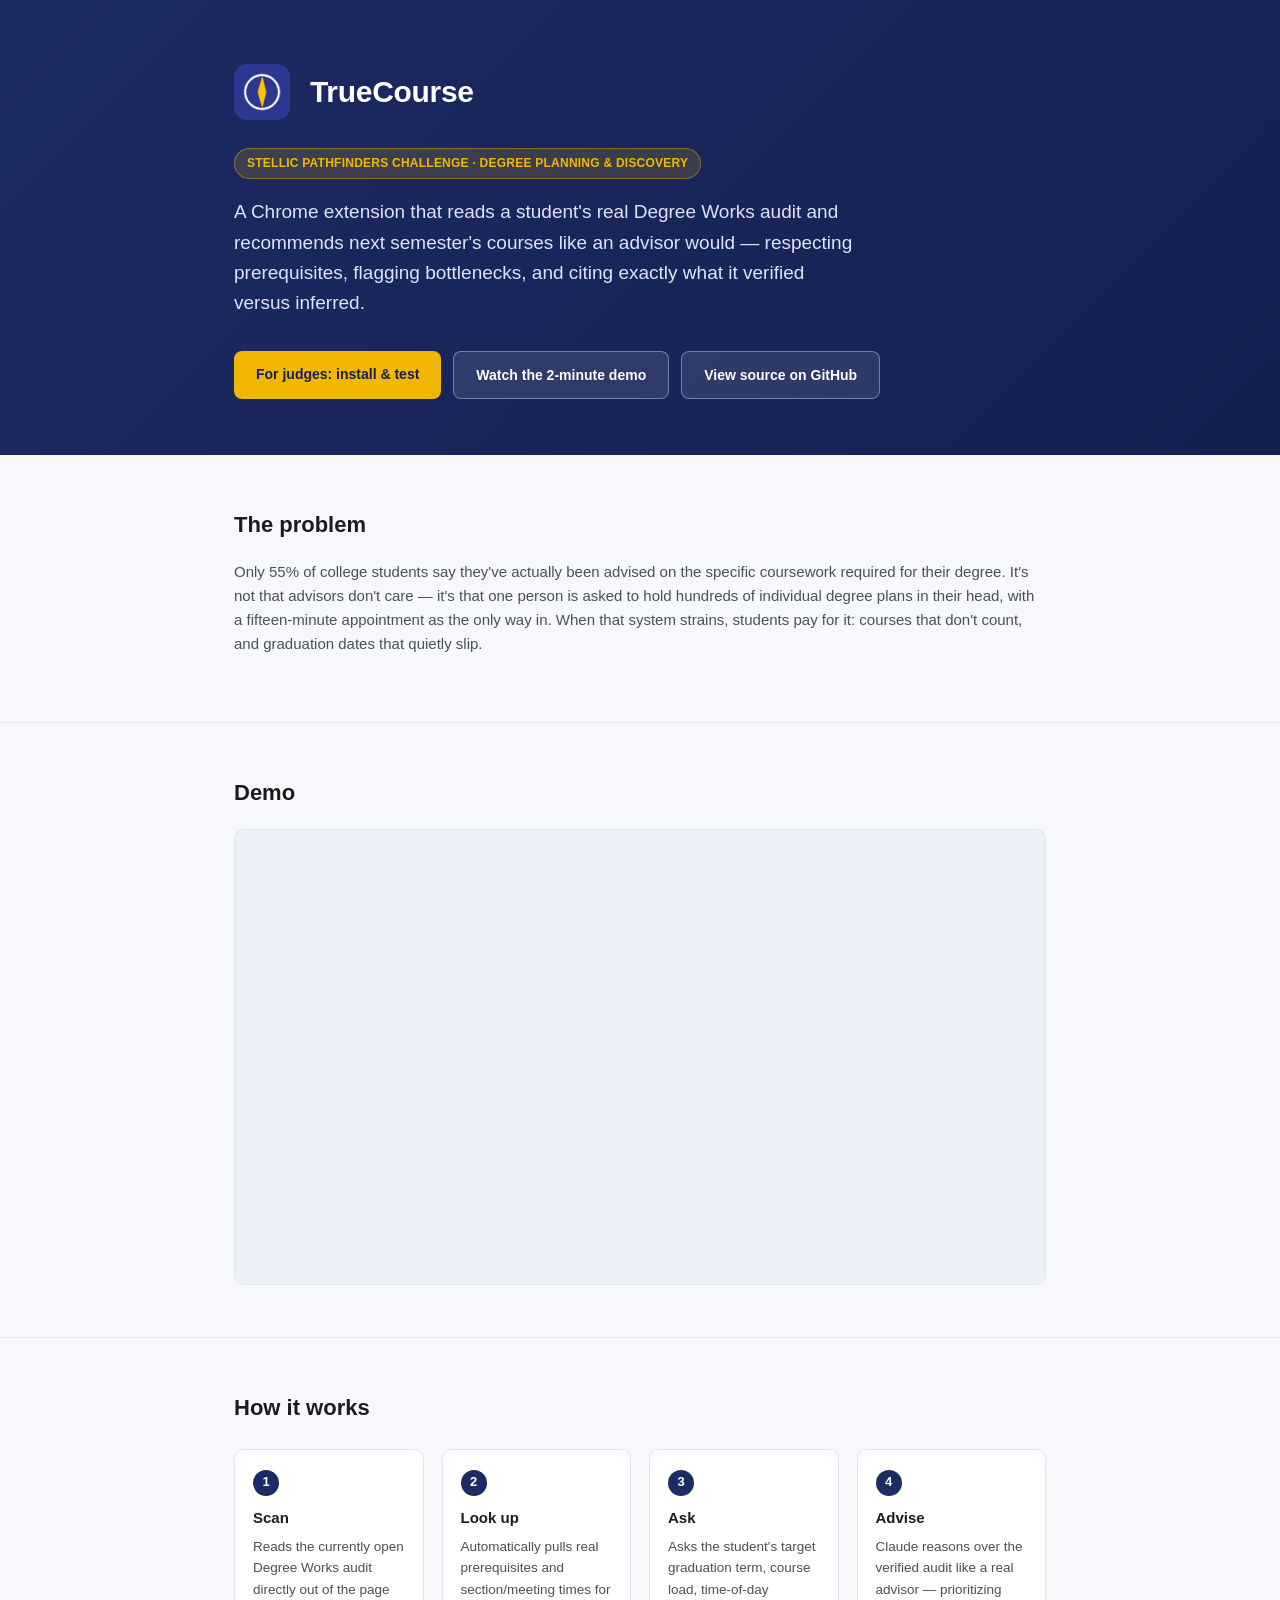
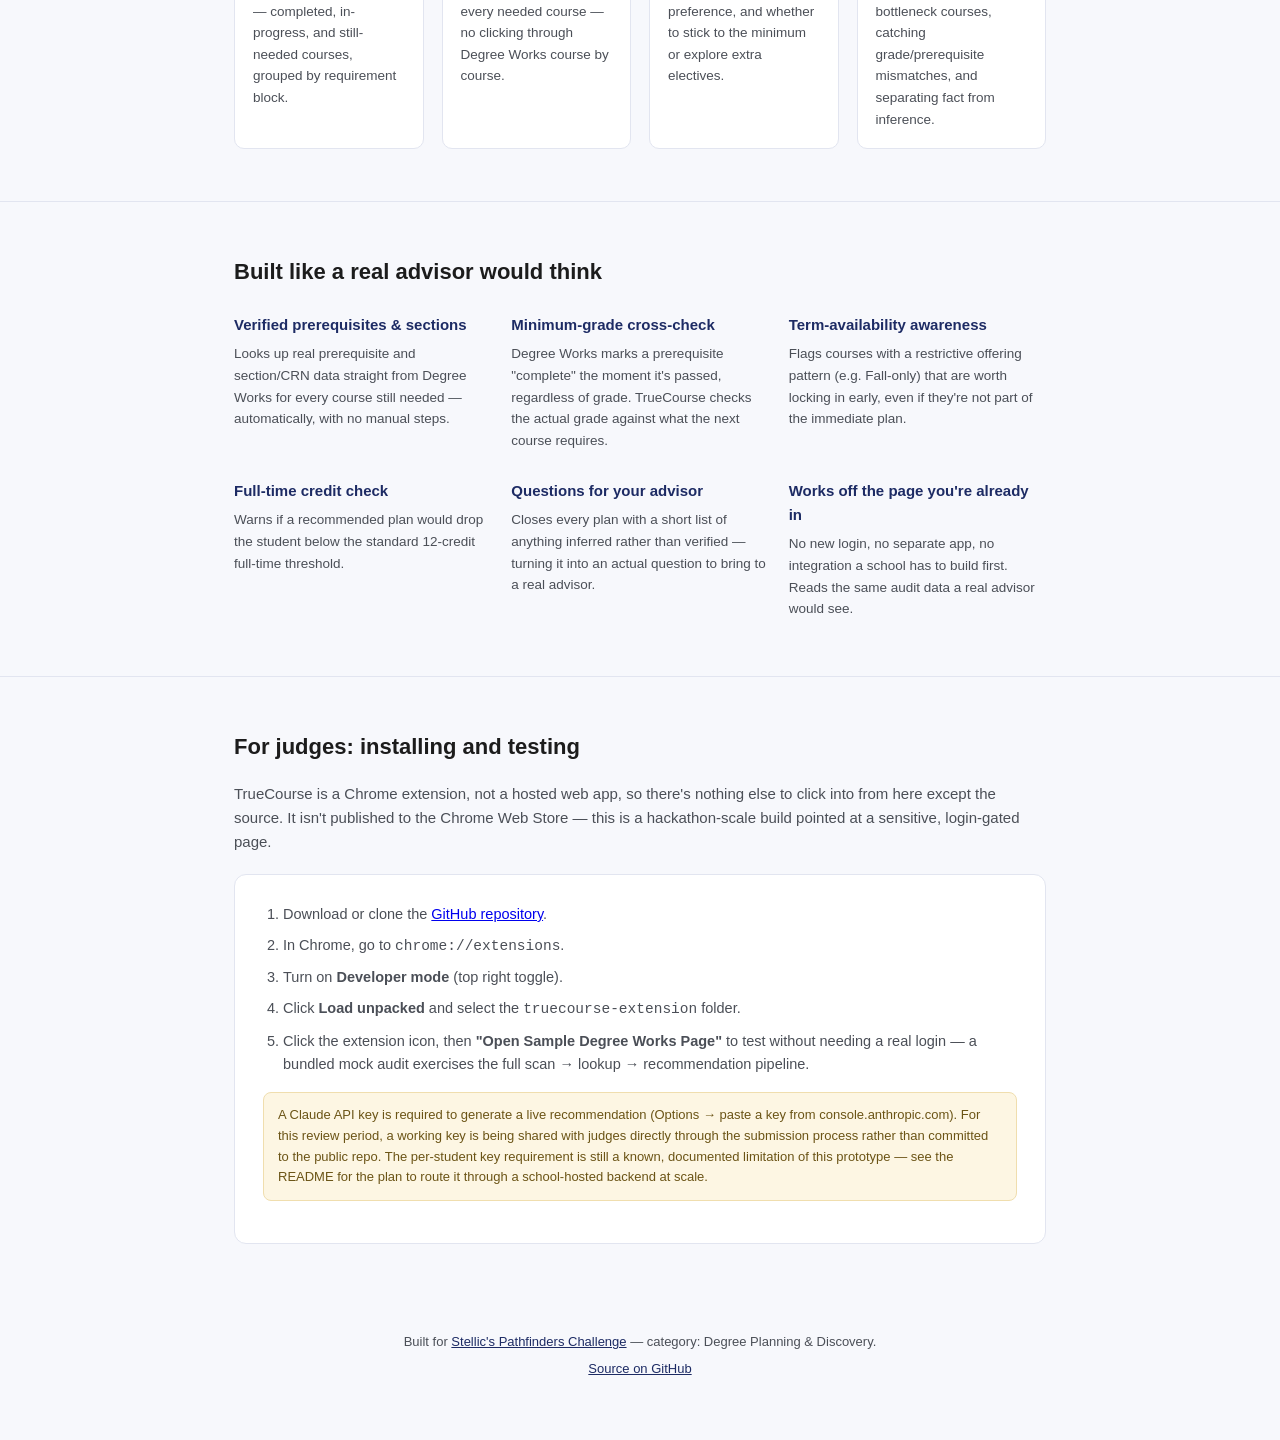
<file: index.html>
<!DOCTYPE html>
<html lang="en">
<head>
<meta charset="UTF-8" />
<meta name="viewport" content="width=device-width, initial-scale=1.0" />
<title>TrueCourse — Stellic Pathfinders Challenge</title>
<link rel="icon" type="image/png" href="icon128.png" />
<style>
  :root {
    --navy: #1d2b64;
    --navy-dark: #142050;
    --gold: #f2b705;
    --ink: #1c1c1c;
    --muted: #4b4f57;
    --bg: #f7f8fc;
    --card: #ffffff;
    --border: #e2e5f0;
  }
  * { box-sizing: border-box; }
  body {
    margin: 0;
    font-family: -apple-system, BlinkMacSystemFont, "Segoe UI", Arial, sans-serif;
    color: var(--ink);
    background: var(--bg);
    line-height: 1.6;
  }
  .wrap { max-width: 860px; margin: 0 auto; padding: 0 24px; }

  header.hero {
    background: linear-gradient(135deg, var(--navy), var(--navy-dark));
    color: #fff;
    padding: 64px 0 56px;
  }
  .hero-inner { display: flex; align-items: center; gap: 20px; margin-bottom: 28px; }
  .hero-inner img { width: 56px; height: 56px; border-radius: 12px; }
  .hero-inner h1 { margin: 0; font-size: 30px; letter-spacing: -0.01em; }
  .hero p.tagline {
    font-size: 19px;
    max-width: 620px;
    color: #dfe3f5;
    margin: 0 0 32px;
  }
  .badge {
    display: inline-block;
    font-size: 12px;
    font-weight: 600;
    letter-spacing: 0.02em;
    text-transform: uppercase;
    background: rgba(242, 183, 5, 0.16);
    color: var(--gold);
    border: 1px solid rgba(242, 183, 5, 0.4);
    padding: 5px 12px;
    border-radius: 999px;
    margin-bottom: 18px;
  }
  .cta-row { display: flex; flex-wrap: wrap; gap: 12px; }
  .btn {
    display: inline-block;
    padding: 12px 22px;
    border-radius: 8px;
    font-size: 14px;
    font-weight: 600;
    text-decoration: none;
    transition: opacity 0.15s ease;
  }
  .btn:hover { opacity: 0.88; }
  .btn-primary { background: var(--gold); color: var(--navy-dark); }
  .btn-secondary { background: rgba(255,255,255,0.1); color: #fff; border: 1px solid rgba(255,255,255,0.35); }

  section { padding: 52px 0; border-bottom: 1px solid var(--border); }
  section:last-of-type { border-bottom: none; }
  h2 { font-size: 22px; margin: 0 0 18px; }
  p { color: var(--muted); margin: 0 0 14px; font-size: 15px; }

  .steps { display: grid; grid-template-columns: repeat(auto-fit, minmax(180px, 1fr)); gap: 18px; margin-top: 24px; }
  .step-card {
    background: var(--card);
    border: 1px solid var(--border);
    border-radius: 10px;
    padding: 18px;
  }
  .step-num {
    display: inline-flex;
    align-items: center;
    justify-content: center;
    width: 26px; height: 26px;
    background: var(--navy);
    color: #fff;
    border-radius: 999px;
    font-size: 13px;
    font-weight: 700;
    margin-bottom: 10px;
  }
  .step-card h3 { font-size: 15px; margin: 0 0 6px; }
  .step-card p { font-size: 13.5px; margin: 0; }

  .feature-grid { display: grid; grid-template-columns: repeat(auto-fit, minmax(240px, 1fr)); gap: 20px; margin-top: 20px; }
  .feature { padding: 4px 0; }
  .feature h3 { font-size: 15px; margin: 0 0 6px; color: var(--navy); }
  .feature p { font-size: 13.5px; margin: 0; }

  .judge-box {
    background: var(--card);
    border: 1px solid var(--border);
    border-radius: 12px;
    padding: 28px;
    margin-top: 20px;
  }
  .judge-box ol { margin: 0; padding-left: 20px; color: var(--muted); font-size: 14.5px; }
  .judge-box li { margin-bottom: 8px; }
  .note {
    font-size: 13px;
    background: #fdf6e3;
    border: 1px solid #f0deae;
    border-radius: 8px;
    padding: 12px 14px;
    color: #6b5416;
    margin-top: 16px;
  }

  .video-embed {
    position: relative;
    width: 100%;
    aspect-ratio: 16/9;
    border-radius: 10px;
    border: 1px solid var(--border);
    background: #eef0f8;
    overflow: hidden;
  }
  .video-embed iframe {
    position: absolute;
    top: 0; left: 0;
    width: 100%;
    height: 100%;
    border: 0;
  }

  footer { padding: 36px 0 56px; text-align: center; }
  footer p { font-size: 13px; margin: 0 0 6px; }
  footer a { color: var(--navy); }
</style>
</head>
<body>

<header class="hero">
  <div class="wrap">
    <div class="hero-inner">
      <img src="icon128.png" alt="TrueCourse icon" />
      <h1>TrueCourse</h1>
    </div>
    <span class="badge">Stellic Pathfinders Challenge · Degree Planning &amp; Discovery</span>
    <p class="tagline">A Chrome extension that reads a student's real Degree Works audit and recommends next semester's courses like an advisor would — respecting prerequisites, flagging bottlenecks, and citing exactly what it verified versus inferred.</p>
    <div class="cta-row">
      <a class="btn btn-primary" href="https://danglebenc.github.io/True-Course/">For judges: install &amp; test</a>
      <a class="btn btn-secondary" href="https://youtu.be/0Ar9FuW6Xcg" target="_blank" rel="noopener">Watch the 2-minute demo</a>
      <a class="btn btn-secondary" href="https://github.com/DanglebenC/True-Course">View source on GitHub</a>
    </div>
  </div>
</header>

<section id="problem">
  <div class="wrap">
    <h2>The problem</h2>
    <p>Only 55% of college students say they've actually been advised on the specific coursework required for their degree. It's not that advisors don't care — it's that one person is asked to hold hundreds of individual degree plans in their head, with a fifteen-minute appointment as the only way in. When that system strains, students pay for it: courses that don't count, and graduation dates that quietly slip.</p>
  </div>
</section>

<section id="demo">
  <div class="wrap">
    <h2>Demo</h2>
    <div class="video-embed">
      <iframe
        src="https://www.youtube.com/embed/0Ar9FuW6Xcg"
        title="TrueCourse demo video"
        frameborder="0"
        allow="accelerometer; autoplay; clipboard-write; encrypted-media; gyroscope; picture-in-picture; web-share"
        allowfullscreen></iframe>
    </div>
  </div>
</section>

<section id="how-it-works">
  <div class="wrap">
    <h2>How it works</h2>
    <div class="steps">
      <div class="step-card">
        <span class="step-num">1</span>
        <h3>Scan</h3>
        <p>Reads the currently open Degree Works audit directly out of the page — completed, in-progress, and still-needed courses, grouped by requirement block.</p>
      </div>
      <div class="step-card">
        <span class="step-num">2</span>
        <h3>Look up</h3>
        <p>Automatically pulls real prerequisites and section/meeting times for every needed course — no clicking through Degree Works course by course.</p>
      </div>
      <div class="step-card">
        <span class="step-num">3</span>
        <h3>Ask</h3>
        <p>Asks the student's target graduation term, course load, time-of-day preference, and whether to stick to the minimum or explore extra electives.</p>
      </div>
      <div class="step-card">
        <span class="step-num">4</span>
        <h3>Advise</h3>
        <p>Claude reasons over the verified audit like a real advisor — prioritizing bottleneck courses, catching grade/prerequisite mismatches, and separating fact from inference.</p>
      </div>
    </div>
  </div>
</section>

<section id="features">
  <div class="wrap">
    <h2>Built like a real advisor would think</h2>
    <div class="feature-grid">
      <div class="feature">
        <h3>Verified prerequisites &amp; sections</h3>
        <p>Looks up real prerequisite and section/CRN data straight from Degree Works for every course still needed — automatically, with no manual steps.</p>
      </div>
      <div class="feature">
        <h3>Minimum-grade cross-check</h3>
        <p>Degree Works marks a prerequisite "complete" the moment it's passed, regardless of grade. TrueCourse checks the actual grade against what the next course requires.</p>
      </div>
      <div class="feature">
        <h3>Term-availability awareness</h3>
        <p>Flags courses with a restrictive offering pattern (e.g. Fall-only) that are worth locking in early, even if they're not part of the immediate plan.</p>
      </div>
      <div class="feature">
        <h3>Full-time credit check</h3>
        <p>Warns if a recommended plan would drop the student below the standard 12-credit full-time threshold.</p>
      </div>
      <div class="feature">
        <h3>Questions for your advisor</h3>
        <p>Closes every plan with a short list of anything inferred rather than verified — turning it into an actual question to bring to a real advisor.</p>
      </div>
      <div class="feature">
        <h3>Works off the page you're already in</h3>
        <p>No new login, no separate app, no integration a school has to build first. Reads the same audit data a real advisor would see.</p>
      </div>
    </div>
  </div>
</section>

<section id="for-judges">
  <div class="wrap">
    <h2>For judges: installing and testing</h2>
    <p>TrueCourse is a Chrome extension, not a hosted web app, so there's nothing else to click into from here except the source. It isn't published to the Chrome Web Store — this is a hackathon-scale build pointed at a sensitive, login-gated page.</p>
    <div class="judge-box">
      <ol>
        <li>Download or clone the <a href="https://github.com/DanglebenC/True-Course">GitHub repository</a>.</li>
        <li>In Chrome, go to <code>chrome://extensions</code>.</li>
        <li>Turn on <strong>Developer mode</strong> (top right toggle).</li>
        <li>Click <strong>Load unpacked</strong> and select the <code>truecourse-extension</code> folder.</li>
        <li>Click the extension icon, then <strong>"Open Sample Degree Works Page"</strong> to test without needing a real login — a bundled mock audit exercises the full scan → lookup → recommendation pipeline.</li>
      </ol>
      <p class="note">A Claude API key is required to generate a live recommendation (Options → paste a key from console.anthropic.com). For this review period, a working key is being shared with judges directly through the submission process rather than committed to the public repo. The per-student key requirement is still a known, documented limitation of this prototype — see the README for the plan to route it through a school-hosted backend at scale.</p>
    </div>
  </div>
</section>

<footer>
  <div class="wrap">
    <p>Built for <a href="https://www.stellic.com/pathfinders" target="_blank" rel="noopener">Stellic's Pathfinders Challenge</a> — category: Degree Planning &amp; Discovery.</p>
    <p><a href="https://github.com/DanglebenC/True-Course">Source on GitHub</a></p>
  </div>
</footer>

</body>
</html>
</file>
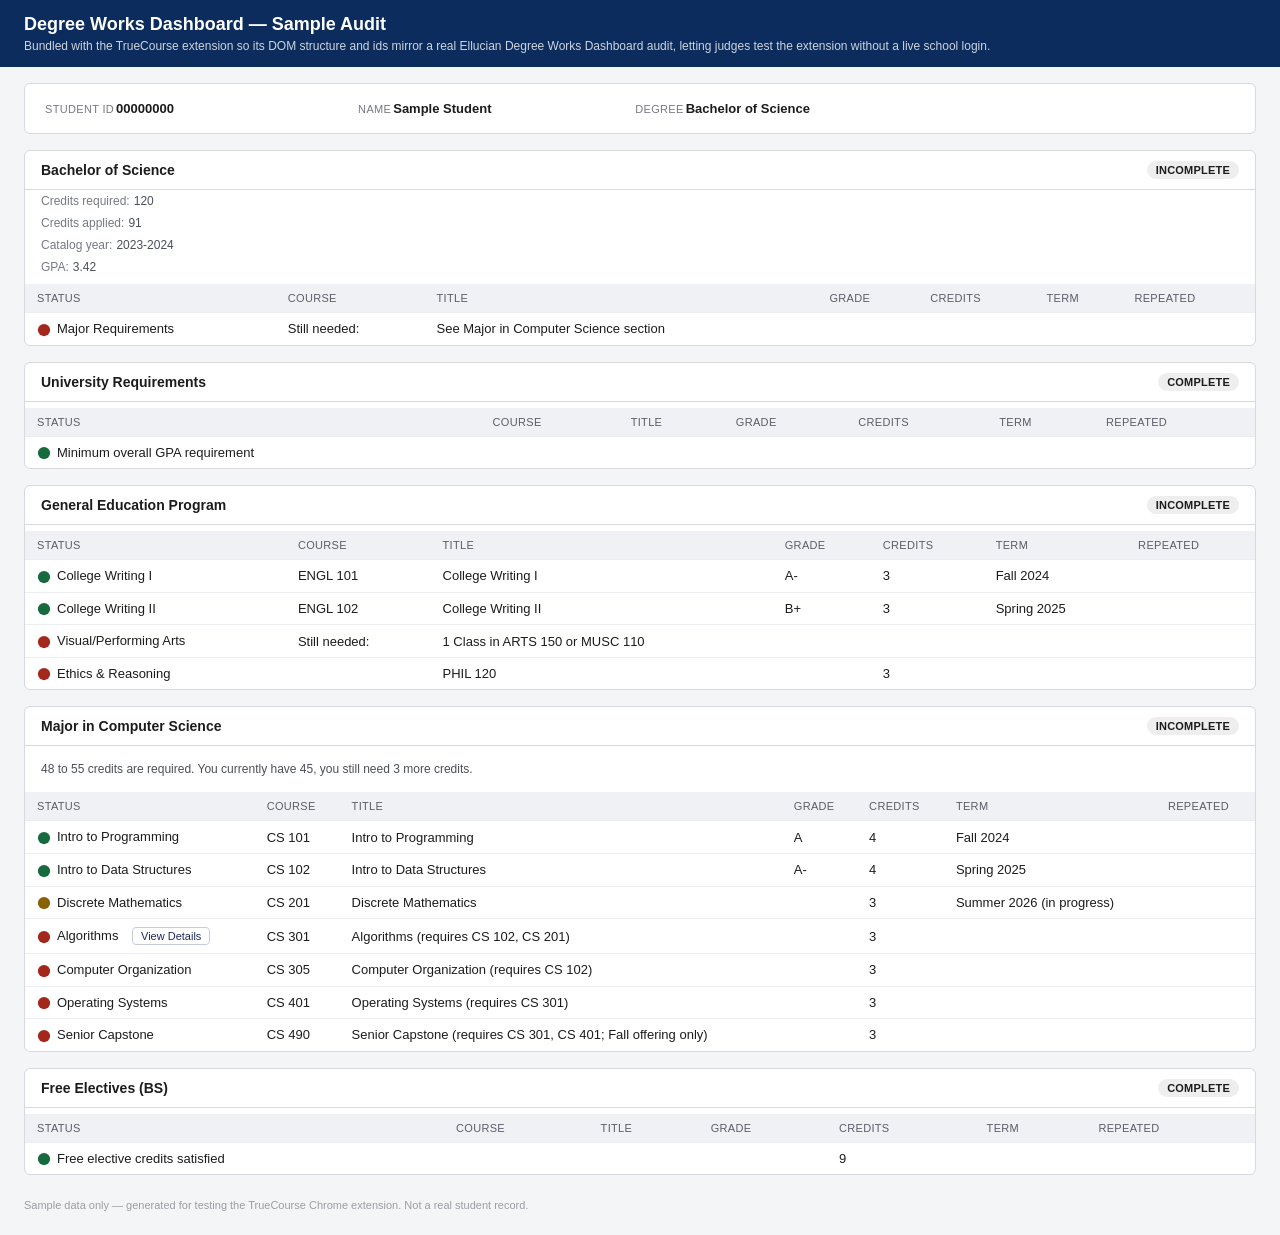
<file: truecourse-extension/mock/degreeworks-mock.html>
<!DOCTYPE html>
<html lang="en">
<head>
<meta charset="UTF-8" />
<title>Degree Works Dashboard (Sample Audit)</title>
<style>
  /*
    Structural mirror of a real Ellucian Degree Works "Dashboard" audit page
    (the modern React dashboard.bundle.js UI), verified against a live
    instance. Real ids (student-name, block-{RULE_ID}, {RULE_ID}_statusLabel)
    and the svg[aria-label] status pattern are reproduced exactly so this
    page is scraped by the same code path as a real audit -- only the visual
    styling here is simplified/invented, not the markup that matters for
    parsing.
  */
  body { font-family: Arial, Helvetica, sans-serif; background:#f4f5f7; margin:0; padding:0; color:#1c1c1c; }
  header { background:#0b2c5c; color:#fff; padding:14px 24px; }
  header h1 { margin:0; font-size:18px; font-weight:600; }
  header p { margin:4px 0 0; font-size:12px; opacity:.8; }
  .field-row { background:#fff; margin:16px 24px; padding:16px 20px; border:1px solid #d7d9de; border-radius:6px; display:flex; flex-wrap:wrap; gap:20px; font-size:13px; }
  .field-row label { display:block; }
  .field-row .label { font-size:11px; text-transform:uppercase; color:#767a83; margin-bottom:2px; letter-spacing:.03em; }
  .field-row input { border:none; background:transparent; font-size:13px; font-weight:600; color:#1c1c1c; width:220px; }
  .degree-block { background:#fff; margin:16px 24px; border:1px solid #d7d9de; border-radius:6px; overflow:hidden; }
  .block-meta-row { padding:4px 16px; font-size:12px; color:#4b4f57; }
  .block-meta-row span:first-child { color:#767a83; margin-right:4px; }
  h3 { padding:10px 16px; font-weight:600; font-size:14px; margin:0; border-bottom:1px solid #d7d9de; display:flex; justify-content:space-between; align-items:center; }
  .status-pill { font-size:11px; padding:3px 9px; border-radius:99px; font-weight:600; text-transform:uppercase; letter-spacing:.02em; background:#eee; }
  table.requirement-table { width:100%; border-collapse:collapse; font-size:13px; margin-top:6px; }
  table.requirement-table th, table.requirement-table td { text-align:left; padding:8px 12px; border-top:1px solid #eceef1; font-weight:normal; }
  table.requirement-table thead td { background:#f0f1f4; font-size:11px; text-transform:uppercase; color:#5a5e68; letter-spacing:.03em; border-top:none; }
  svg.status-icon { width:14px; height:14px; margin-right:6px; vertical-align:middle; }
  .view-details-btn { margin-left:10px; font-size:11px; padding:2px 8px; border:1px solid #c7cbe0; border-radius:4px; background:#fff; color:#1d2b64; cursor:pointer; }
  footer { margin:24px; font-size:11px; color:#9a9da4; }

  /* Mimics the real Degree Works course-detail dialog: role="dialog", an h2
     header, a description <p>, then a "Prerequisites:" label <p> followed by
     a <p> with the actual prerequisite text -- the exact shape
     scrapeOpenCourseDialog() in popup.js looks for. */
  #course-dialog-backdrop { display:none; position:fixed; inset:0; background:rgba(0,0,0,.4); align-items:center; justify-content:center; z-index:100; }
  #course-dialog-backdrop.open { display:flex; }
  #course-dialog { background:#fff; border-radius:8px; padding:20px 24px; max-width:420px; width:90%; box-shadow:0 8px 30px rgba(0,0,0,.25); }
  #course-dialog h2 { font-size:15px; margin:0 0 10px; }
  #course-dialog p { font-size:12.5px; line-height:1.5; margin:4px 0; color:#333; }
  #course-dialog .close-btn { float:right; border:none; background:none; font-size:14px; cursor:pointer; color:#767a83; }
</style>
</head>
<body>

<header>
  <h1>Degree Works Dashboard — Sample Audit</h1>
  <p>Bundled with the TrueCourse extension so its DOM structure and ids mirror a real Ellucian Degree Works Dashboard audit, letting judges test the extension without a live school login.</p>
</header>

<div class="field-row">
  <label><span class="label">Student ID</span><input id="student-id" value="00000000" readonly /></label>
  <label><span class="label">Name</span><input id="student-name" value="Sample Student" readonly /></label>
  <label><span class="label">Degree</span><input id="degree" value="Bachelor of Science" readonly /></label>
</div>

<!-- BLOCK: top-level degree block, carries credit/catalog/GPA metadata as sibling rows -->
<div class="degree-block">
  <h3 id="block-RA000313">
    Bachelor of Science
    <span class="status-pill">INCOMPLETE</span>
    <div style="display:none"><span id="RA000313_statusLabel">INCOMPLETE</span></div>
  </h3>
  <div class="block-meta-row"><span>Credits required:</span>120</div>
  <div class="block-meta-row"><span>Credits applied:</span>91</div>
  <div class="block-meta-row"><span>Catalog year:</span>2023-2024</div>
  <div class="block-meta-row"><span>GPA:</span>3.42</div>
  <table class="requirement-table">
    <thead><tr><td data-label="">Status</td><td data-label="">Course</td><td data-label="">Title</td><td data-label="">Grade</td><td data-label="">Credits</td><td data-label="">Term</td><td data-label="">Repeated</td></tr></thead>
    <tbody>
      <!-- Real Degree Works also renders top-level rollup rows that just
           point to another block ("See X section") rather than being a
           real requirement of their own -- verified against a live audit.
           parseStillNeededDescription() should skip these entirely so they
           don't get double-counted alongside that block's actual rows. -->
      <tr>
        <th><svg class="status-icon" aria-label="Not complete" viewBox="0 0 16 16"><circle cx="8" cy="8" r="7" fill="#a3271b"/></svg>Major Requirements</th>
        <td>Still needed:</td><td>See Major in Computer Science section</td><td></td><td></td><td></td><td></td>
      </tr>
    </tbody>
  </table>
</div>

<!-- BLOCK: University Requirements (complete) -->
<div class="degree-block">
  <h3 id="block-RA000610">
    University Requirements
    <span class="status-pill">COMPLETE</span>
    <div style="display:none"><span id="RA000610_statusLabel">COMPLETE</span></div>
  </h3>
  <table class="requirement-table">
    <thead><tr><td data-label="">Status</td><td data-label="">Course</td><td data-label="">Title</td><td data-label="">Grade</td><td data-label="">Credits</td><td data-label="">Term</td><td data-label="">Repeated</td></tr></thead>
    <tbody>
      <tr>
        <th><svg class="status-icon" aria-label="Requirement is complete" viewBox="0 0 16 16"><circle cx="8" cy="8" r="7" fill="#166a3e"/></svg>Minimum overall GPA requirement</th>
        <td></td><td></td><td></td><td></td><td></td><td></td>
      </tr>
    </tbody>
  </table>
</div>

<!-- BLOCK: General Education Program (in progress) -->
<div class="degree-block">
  <h3 id="block-RA000609">
    General Education Program
    <span class="status-pill">INCOMPLETE</span>
    <div style="display:none"><span id="RA000609_statusLabel">INCOMPLETE</span></div>
  </h3>
  <table class="requirement-table">
    <thead><tr><td data-label="">Status</td><td data-label="">Course</td><td data-label="">Title</td><td data-label="">Grade</td><td data-label="">Credits</td><td data-label="">Term</td><td data-label="">Repeated</td></tr></thead>
    <tbody>
      <tr>
        <th><svg class="status-icon" aria-label="Requirement is complete" viewBox="0 0 16 16"><circle cx="8" cy="8" r="7" fill="#166a3e"/></svg>College Writing I</th>
        <td>ENGL 101</td><td>College Writing I</td><td>A-</td><td>3</td><td>Fall 2024</td><td></td>
      </tr>
      <tr>
        <th><svg class="status-icon" aria-label="Requirement is complete" viewBox="0 0 16 16"><circle cx="8" cy="8" r="7" fill="#166a3e"/></svg>College Writing II</th>
        <td>ENGL 102</td><td>College Writing II</td><td>B+</td><td>3</td><td>Spring 2025</td><td></td>
      </tr>
      <tr>
        <!-- Real Degree Works row format for an either/or requirement,
             verified against a live audit: first cell is a literal "Still
             needed:" label, second cell is a free-text description --
             tests parseStillNeededDescription()'s either/or handling. -->
        <th><svg class="status-icon" aria-label="Not complete" viewBox="0 0 16 16"><circle cx="8" cy="8" r="7" fill="#a3271b"/></svg>Visual/Performing Arts</th>
        <td>Still needed:</td><td>1 Class in ARTS 150 or MUSC 110</td><td></td><td></td><td></td><td></td>
      </tr>
      <tr>
        <th><svg class="status-icon" aria-label="Not complete" viewBox="0 0 16 16"><circle cx="8" cy="8" r="7" fill="#a3271b"/></svg>Ethics &amp; Reasoning</th>
        <td></td><td>PHIL 120</td><td></td><td>3</td><td></td><td></td>
      </tr>
    </tbody>
  </table>
</div>

<!-- BLOCK: Major Requirements (in progress, with a prerequisite chain / bottleneck course) -->
<div class="degree-block">
  <h3 id="block-RA000418">
    Major in Computer Science
    <span class="status-pill">INCOMPLETE</span>
    <div style="display:none"><span id="RA000418_statusLabel">INCOMPLETE</span></div>
  </h3>
  <!-- Real Degree Works blocks often render a plain-English summary
       sentence like this one -- verified against a live audit -- giving the
       true remaining credit gap for the block, which can be smaller than
       the sum of every "needed" row listed below it (e.g. an elective area
       that lists several optional courses but only needs one more).
       parseCreditsShortfall() looks for a <p> matching this pattern. -->
  <p class="block-meta-row">48 to 55 credits are required. You currently have 45, you still need 3 more credits.</p>
  <table class="requirement-table">
    <thead><tr><td data-label="">Status</td><td data-label="">Course</td><td data-label="">Title</td><td data-label="">Grade</td><td data-label="">Credits</td><td data-label="">Term</td><td data-label="">Repeated</td></tr></thead>
    <tbody>
      <tr>
        <th><svg class="status-icon" aria-label="Requirement is complete" viewBox="0 0 16 16"><circle cx="8" cy="8" r="7" fill="#166a3e"/></svg>Intro to Programming</th>
        <td>CS 101</td><td>Intro to Programming</td><td>A</td><td>4</td><td>Fall 2024</td><td></td>
      </tr>
      <tr>
        <th><svg class="status-icon" aria-label="Requirement is complete" viewBox="0 0 16 16"><circle cx="8" cy="8" r="7" fill="#166a3e"/></svg>Intro to Data Structures</th>
        <td>CS 102</td><td>Intro to Data Structures</td><td>A-</td><td>4</td><td>Spring 2025</td><td></td>
      </tr>
      <tr>
        <th><svg class="status-icon" aria-label="When the in-progress classes are completed this requirement should be complete" viewBox="0 0 16 16"><circle cx="8" cy="8" r="7" fill="#8a6100"/></svg>Discrete Mathematics</th>
        <td>CS 201</td><td>Discrete Mathematics</td><td></td><td>3</td><td>Summer 2026 (in progress)</td><td></td>
      </tr>
      <tr>
        <th><svg class="status-icon" aria-label="Not complete" viewBox="0 0 16 16"><circle cx="8" cy="8" r="7" fill="#a3271b"/></svg>Algorithms
          <button type="button" id="btn-view-course-details" class="view-details-btn">View Details</button>
        </th>
        <td>CS 301</td><td>Algorithms (requires CS 102, CS 201)</td><td></td><td>3</td><td></td><td></td>
      </tr>
      <tr>
        <th><svg class="status-icon" aria-label="Not complete" viewBox="0 0 16 16"><circle cx="8" cy="8" r="7" fill="#a3271b"/></svg>Computer Organization</th>
        <td>CS 305</td><td>Computer Organization (requires CS 102)</td><td></td><td>3</td><td></td><td></td>
      </tr>
      <tr>
        <th><svg class="status-icon" aria-label="Not complete" viewBox="0 0 16 16"><circle cx="8" cy="8" r="7" fill="#a3271b"/></svg>Operating Systems</th>
        <td>CS 401</td><td>Operating Systems (requires CS 301)</td><td></td><td>3</td><td></td><td></td>
      </tr>
      <tr>
        <th><svg class="status-icon" aria-label="Not complete" viewBox="0 0 16 16"><circle cx="8" cy="8" r="7" fill="#a3271b"/></svg>Senior Capstone</th>
        <td>CS 490</td><td>Senior Capstone (requires CS 301, CS 401; Fall offering only)</td><td></td><td>3</td><td></td><td></td>
      </tr>
    </tbody>
  </table>
</div>

<!-- BLOCK: Free Electives (complete) -->
<div class="degree-block">
  <h3 id="block-RA000608">
    Free Electives (BS)
    <span class="status-pill">COMPLETE</span>
    <div style="display:none"><span id="RA000608_statusLabel">COMPLETE</span></div>
  </h3>
  <table class="requirement-table">
    <thead><tr><td data-label="">Status</td><td data-label="">Course</td><td data-label="">Title</td><td data-label="">Grade</td><td data-label="">Credits</td><td data-label="">Term</td><td data-label="">Repeated</td></tr></thead>
    <tbody>
      <tr>
        <th><svg class="status-icon" aria-label="Requirement is complete" viewBox="0 0 16 16"><circle cx="8" cy="8" r="7" fill="#166a3e"/></svg>Free elective credits satisfied</th>
        <td></td><td></td><td></td><td>9</td><td></td><td></td>
      </tr>
    </tbody>
  </table>
</div>

<!-- Mock course-detail dialog, structurally matching the real Degree Works
     course dialog (role="dialog", h2 header, description, Prerequisites
     label + text). This is CS 301's underlying data -- fetchCourseDetailsBatchMock()
     in mock.js reads it directly (regardless of whether it's visually open)
     to stand in for the real /Dashboard/api/course-link lookup, since this
     static page has no live backend to call. The "View Details" button
     still opens it visually so a judge can see the source data themselves. -->
<div id="course-dialog-backdrop">
  <div id="course-dialog" role="dialog" aria-modal="true">
    <button type="button" id="btn-close-course-dialog" class="close-btn" aria-label="Close">&#10005;</button>
    <h2>CS 301 - 3 Credits - Algorithms</h2>
    <p>Design and analysis of algorithms, including sorting, searching, graph algorithms, and complexity analysis. Offered (FALL/SPRING).</p>
    <p></p>
    <p>Prerequisites:</p>
    <p>CS 102 (Intro to Data Structures) with a minimum grade of C or CS 201 (Discrete Mathematics) with a minimum grade of C</p>
    <p>Sections:</p>
    <table id="course-sections-table" class="requirement-table" aria-label="Sections">
      <thead>
        <tr>
          <th data-label="term">Term</th>
          <th data-label="crn">CRN</th>
          <th data-label="section">Section</th>
          <th data-label="seats">Seats</th>
          <th data-label="meeting">Meeting</th>
        </tr>
      </thead>
      <tbody>
        <tr>
          <td data-label="term">Fall 2026</td>
          <td data-label="crn">20481</td>
          <td data-label="section">001</td>
          <td data-label="seats">12 open</td>
          <td data-label="meeting">MWF 9:00am-9:50am</td>
        </tr>
        <tr>
          <td data-label="term">Fall 2026</td>
          <td data-label="crn">20482</td>
          <td data-label="section">002</td>
          <td data-label="seats">4 open</td>
          <td data-label="meeting">TR 6:00pm-7:15pm</td>
        </tr>
      </tbody>
    </table>
  </div>
</div>

<footer>
  Sample data only — generated for testing the TrueCourse Chrome extension. Not a real student record.
</footer>

<!-- Wires up the "View Details"/close buttons and answers scan/import
     requests from the popup over chrome.runtime messaging. All logic lives
     in mock.js rather than inline here because Manifest V3's CSP for
     extension pages blocks inline <script> and onclick="" outright, with no
     opt-out -- see the top of mock.js for details. -->
<script src="mock.js"></script>

</body>
</html>
</file>
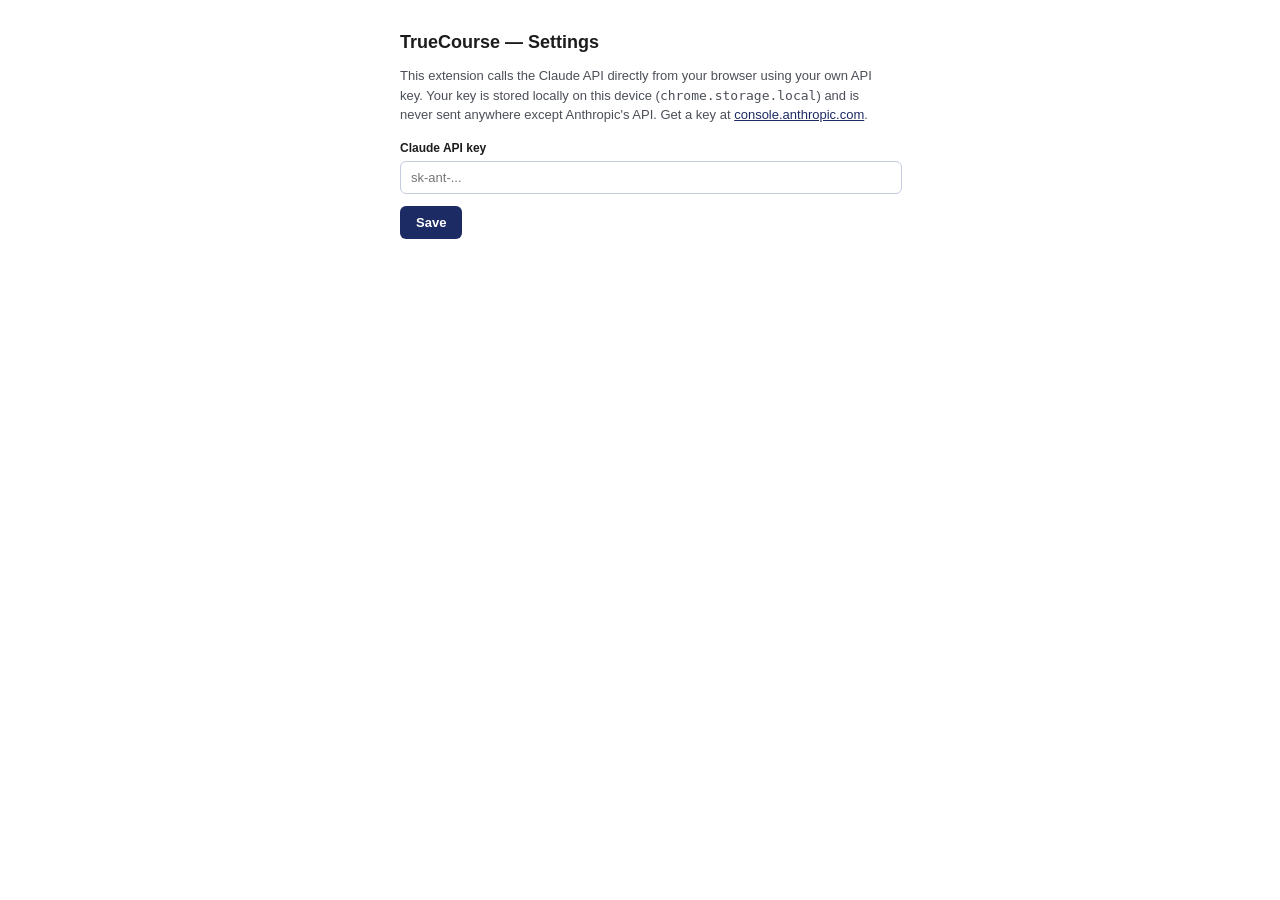
<file: truecourse-extension/options/options.html>
<!DOCTYPE html>
<html lang="en">
<head>
<meta charset="UTF-8" />
<title>TrueCourse — Settings</title>
<style>
  body { font-family: -apple-system, BlinkMacSystemFont, "Segoe UI", Arial, sans-serif; max-width: 480px; margin: 32px auto; color: #1c1c1c; }
  h1 { font-size: 18px; }
  p { font-size: 13px; line-height: 1.5; color: #4b4f57; }
  label { display: block; font-size: 12px; font-weight: 600; margin: 16px 0 6px; }
  input[type="password"], input[type="text"] { width: 100%; padding: 8px 10px; font-size: 13px; border: 1px solid #c7cbe0; border-radius: 6px; }
  button { margin-top: 12px; padding: 9px 16px; font-size: 13px; font-weight: 600; background: #1d2b64; color: #fff; border: none; border-radius: 6px; cursor: pointer; }
  button:hover { background: #142050; }
  .status { font-size: 12px; margin-top: 10px; color: #166a3e; }
  a { color: #1d2b64; }
</style>
</head>
<body>
  <h1>TrueCourse — Settings</h1>
  <p>
    This extension calls the Claude API directly from your browser using your own API key.
    Your key is stored locally on this device (<code>chrome.storage.local</code>) and is never sent anywhere except
    Anthropic's API. Get a key at
    <a href="https://console.anthropic.com/" target="_blank" rel="noopener">console.anthropic.com</a>.
  </p>

  <label for="api-key">Claude API key</label>
  <input id="api-key" type="password" placeholder="sk-ant-..." autocomplete="off" />

  <button id="save">Save</button>
  <p id="status" class="status"></p>

  <script src="options.js"></script>
</body>
</html>
</file>
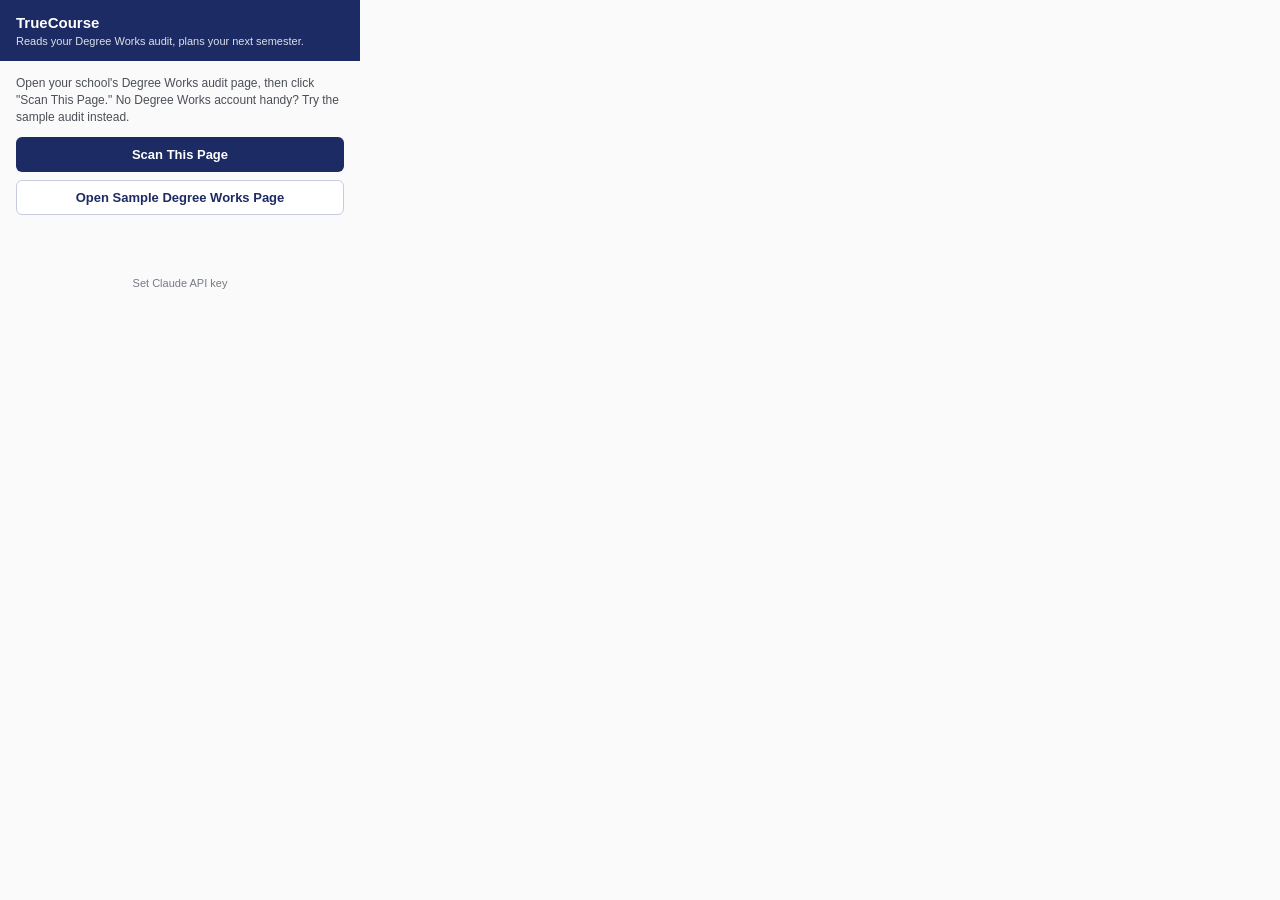
<file: truecourse-extension/popup/popup.html>
<!DOCTYPE html>
<html lang="en">
<head>
<meta charset="UTF-8" />
<title>TrueCourse</title>
<link rel="stylesheet" href="popup.css" />
</head>
<body>
  <header>
    <h1>TrueCourse</h1>
    <p class="subtitle">Reads your Degree Works audit, plans your next semester.</p>
  </header>

  <main>
    <section id="step-intro">
      <p class="hint">
        Open your school's Degree Works audit page, then click "Scan This Page."
        No Degree Works account handy? Try the sample audit instead.
      </p>
      <button id="btn-scan" class="primary">Scan This Page</button>
      <button id="btn-open-mock" class="secondary">Open Sample Degree Works Page</button>
      <p id="scan-status" class="status"></p>
    </section>

    <section id="step-summary" class="hidden">
      <h2>Audit Summary</h2>
      <div id="student-summary"></div>
      <div id="block-summary"></div>

      <h2>Your Plan</h2>
      <label for="input-grad-term">Target graduation term <span class="hint-inline">(optional)</span></label>
      <input id="input-grad-term" type="text" placeholder="e.g. Spring 2028" />
      <p class="hint">
        Not sure yet -- part-time, behind schedule, or just transferred in? Leave this
        blank and Claude will estimate a realistic timeline from what's left instead.
      </p>

      <label for="input-course-load">Courses you want next semester</label>
      <select id="input-course-load">
        <option value="1">1</option>
        <option value="2">2</option>
        <option value="3">3</option>
        <option value="4" selected>4</option>
        <option value="5">5</option>
        <option value="6">6</option>
      </select>

      <label for="input-time-preference">Preferred class times <span class="hint-inline">(optional)</span></label>
      <select id="input-time-preference">
        <option value="">No preference</option>
        <option value="morning">Morning (before 11am)</option>
        <option value="midday">Midday / afternoon (11am-5pm)</option>
        <option value="evening">Evening (after 5pm)</option>
      </select>
      <p class="hint">
        When you click "Get My Course Plan," TrueCourse automatically looks up real
        prerequisite and section/meeting-time data for every course you still need,
        directly from Degree Works, using your current session -- no manual steps.
      </p>

      <label for="input-elective-scope">Flexible/elective areas</label>
      <select id="input-elective-scope">
        <option value="minimum" selected>Just meet the minimum required</option>
        <option value="extra">I'd like to explore extra electives too</option>
      </select>
      <p class="hint">
        Some requirement areas list more optional courses than you actually need --
        Degree Works shows the real remaining credit gap, and by default the plan
        stops there instead of piling on every optional course listed.
      </p>

      <button id="btn-recommend" class="primary">Get My Course Plan</button>
      <p id="recommend-status" class="status"></p>
    </section>

    <section id="step-results" class="hidden">
      <h2>Recommended Plan</h2>
      <div id="results-content"></div>
      <button id="btn-download-plan" class="secondary">Download Plan</button>
      <button id="btn-restart" class="secondary">Start Over</button>
    </section>
  </main>

  <footer>
    <a id="link-options" href="#">Set Claude API key</a>
  </footer>

  <script src="popup.js"></script>
</body>
</html>
</file>
<file: truecourse-extension/popup/popup.css>
* { box-sizing: border-box; }

body {
  width: 360px;
  margin: 0;
  font-family: -apple-system, BlinkMacSystemFont, "Segoe UI", Arial, sans-serif;
  color: #1c1c1c;
  background: #fafafa;
}

header {
  background: #1d2b64;
  color: #fff;
  padding: 14px 16px;
}

header h1 {
  margin: 0;
  font-size: 15px;
  font-weight: 700;
}

.subtitle {
  margin: 4px 0 0;
  font-size: 11px;
  opacity: 0.85;
}

main {
  padding: 14px 16px;
}

.hidden {
  display: none !important;
}

.hint {
  font-size: 12px;
  color: #4b4f57;
  line-height: 1.4;
  margin-top: 0;
}

button {
  display: block;
  width: 100%;
  padding: 9px 10px;
  margin-bottom: 8px;
  font-size: 13px;
  font-weight: 600;
  border-radius: 6px;
  border: 1px solid transparent;
  cursor: pointer;
}

button.primary {
  background: #1d2b64;
  color: #fff;
}

button.primary:hover {
  background: #142050;
}

button.secondary {
  background: #fff;
  color: #1d2b64;
  border-color: #c7cbe0;
}

button.secondary:hover {
  background: #f0f1f8;
}

button:disabled {
  opacity: 0.6;
  cursor: default;
}

.status {
  font-size: 11px;
  min-height: 14px;
  color: #767a83;
}

.status.error {
  color: #a3271b;
}

.status.ok {
  color: #166a3e;
}

h2 {
  font-size: 13px;
  margin: 14px 0 6px;
  color: #1d2b64;
}

.hint-inline {
  font-weight: 400;
  color: #767a83;
  font-size: 11px;
}

#student-summary {
  font-size: 12px;
  background: #fff;
  border: 1px solid #e2e4ea;
  border-radius: 6px;
  padding: 8px 10px;
  margin-bottom: 8px;
}

#student-summary div {
  margin-bottom: 2px;
}

#block-summary {
  font-size: 12px;
  margin-bottom: 6px;
}

.block-summary-row {
  display: flex;
  justify-content: space-between;
  background: #fff;
  border: 1px solid #e2e4ea;
  border-radius: 6px;
  padding: 6px 10px;
  margin-bottom: 4px;
}

label {
  display: block;
  font-size: 11px;
  font-weight: 600;
  margin: 8px 0 3px;
  color: #4b4f57;
}

input[type="text"], select {
  width: 100%;
  padding: 7px 8px;
  font-size: 13px;
  border: 1px solid #c7cbe0;
  border-radius: 6px;
  margin-bottom: 4px;
}

#results-content {
  font-size: 12.5px;
  line-height: 1.5;
  white-space: pre-wrap;
  background: #fff;
  border: 1px solid #e2e4ea;
  border-radius: 6px;
  padding: 10px;
  margin-bottom: 10px;
  max-height: 280px;
  overflow-y: auto;
}

footer {
  padding: 8px 16px 12px;
  text-align: center;
}

footer a {
  font-size: 11px;
  color: #767a83;
  text-decoration: none;
}

footer a:hover {
  text-decoration: underline;
}
</file>
